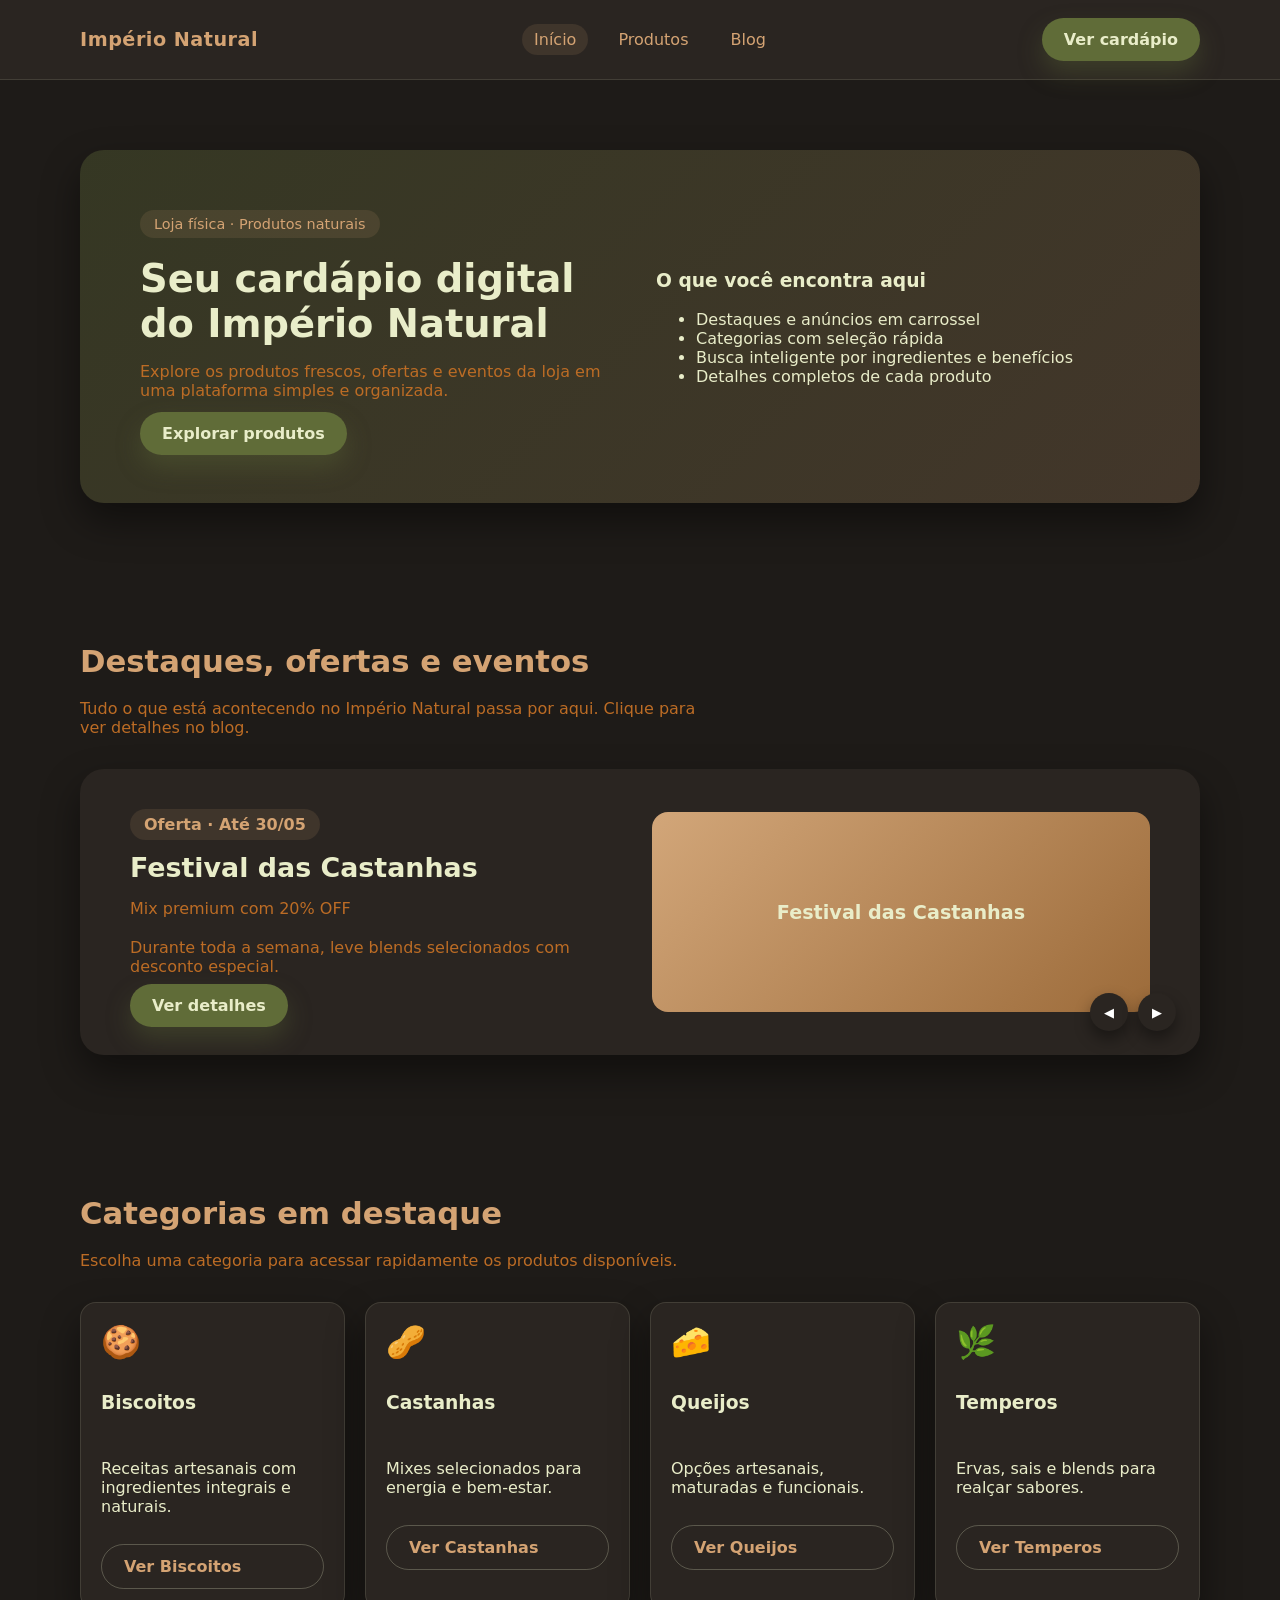
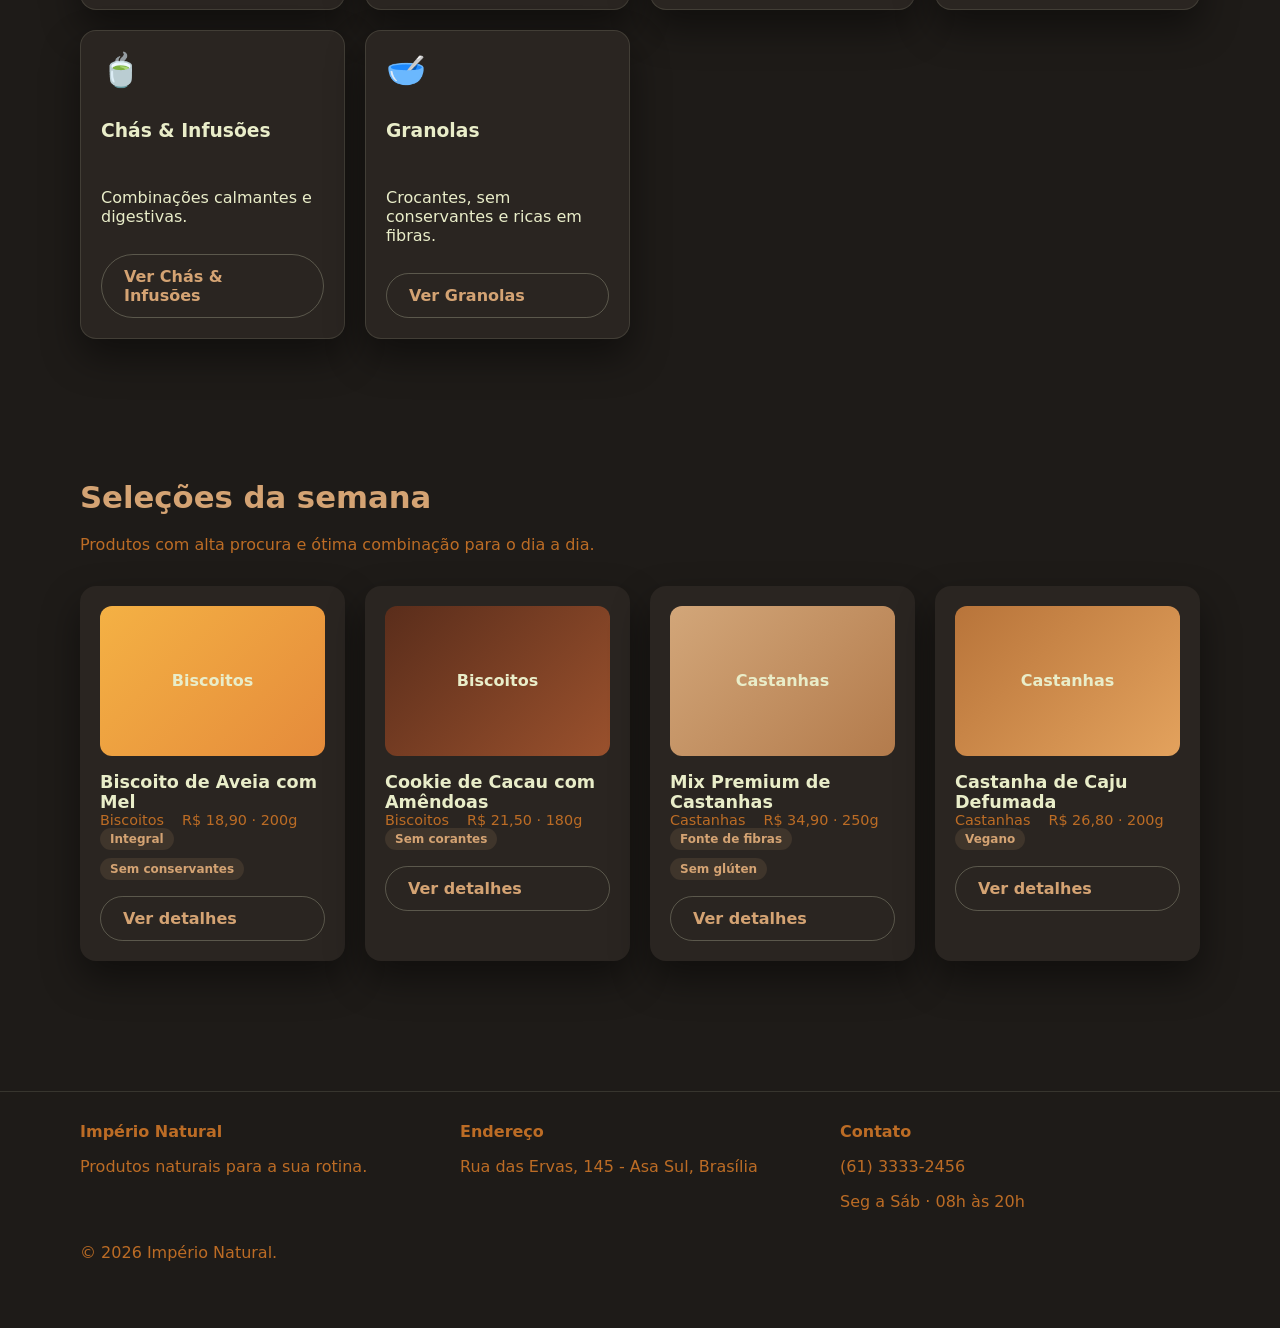
<file: Unidade 03/Projeto Fonte/index.html>
<!DOCTYPE html>
<html lang="pt-BR">
  <head>
    <meta charset="UTF-8" />
    <meta name="viewport" content="width=device-width, initial-scale=1.0" />
    <title>Império Natural · Cardápio Digital</title>
    <link rel="stylesheet" href="styles.css" />
    <script src="js/admin-access.js" defer></script>
    <script type="module" src="js/app.js" defer></script>
    <script type="module" src="js/home.js" defer></script>
  </head>
  <body>
    <header class="site-header">
      <div class="container navbar">
        <a class="logo" data-admin-trigger href="index.html">Império Natural</a>
        <nav class="nav-links">
          <a class="nav-link" data-nav href="index.html">Início</a>
          <a class="nav-link" data-nav href="produtos.html">Produtos</a>
          <a class="nav-link" data-nav href="blog.html">Blog</a>
        </nav>
        <a class="primary-button" href="produtos.html">Ver cardápio</a>
      </div>
    </header>

    <main class="container">
      <section class="section">
        <div class="hero">
          <div>
            <span class="pill">Loja física · Produtos naturais</span>
            <h1>Seu cardápio digital do Império Natural</h1>
            <p>
              Explore os produtos frescos, ofertas e eventos da loja em uma
              plataforma simples e organizada.
            </p>
            <a class="primary-button" href="produtos.html">Explorar produtos</a>
          </div>
          <div>
            <h3>O que você encontra aqui</h3>
            <ul>
              <li>Destaques e anúncios em carrossel</li>
              <li>Categorias com seleção rápida</li>
              <li>Busca inteligente por ingredientes e benefícios</li>
              <li>Detalhes completos de cada produto</li>
            </ul>
          </div>
        </div>
      </section>

      <section class="section">
        <h2 class="section-title">Destaques, ofertas e eventos</h2>
        <p class="section-subtitle">
          Tudo o que está acontecendo no Império Natural passa por aqui. Clique
          para ver detalhes no blog.
        </p>
        <div class="carousel" data-carousel>
          <div class="carousel-track" data-carousel-track></div>
          <div class="carousel-controls">
            <button class="carousel-button" type="button" data-carousel-prev>
              ◀
            </button>
            <button class="carousel-button" type="button" data-carousel-next>
              ▶
            </button>
          </div>
        </div>
      </section>

      <section class="section">
        <h2 class="section-title">Categorias em destaque</h2>
        <p class="section-subtitle">
          Escolha uma categoria para acessar rapidamente os produtos disponíveis.
        </p>
        <div class="category-grid" data-categories></div>
      </section>

      <section class="section">
        <h2 class="section-title">Seleções da semana</h2>
        <p class="section-subtitle">
          Produtos com alta procura e ótima combinação para o dia a dia.
        </p>
        <div class="product-grid" data-featured-products></div>
      </section>
    </main>

    <footer class="footer">
      <div class="container footer-grid">
        <div>
          <strong>Império Natural</strong>
          <p>Produtos naturais para a sua rotina.</p>
        </div>
        <div>
          <strong>Endereço</strong>
          <p>Rua das Ervas, 145 - Asa Sul, Brasília</p>
        </div>
        <div>
          <strong>Contato</strong>
          <p>(61) 3333-2456</p>
          <p>Seg a Sáb · 08h às 20h</p>
        </div>
      </div>
      <div class="container">
        <p>© <span data-year></span> Império Natural.</p>
        <a class="sr-only" href="admin.html">Acesso administrador</a>
      </div>
    </footer>
  </body>
</html>
</file>
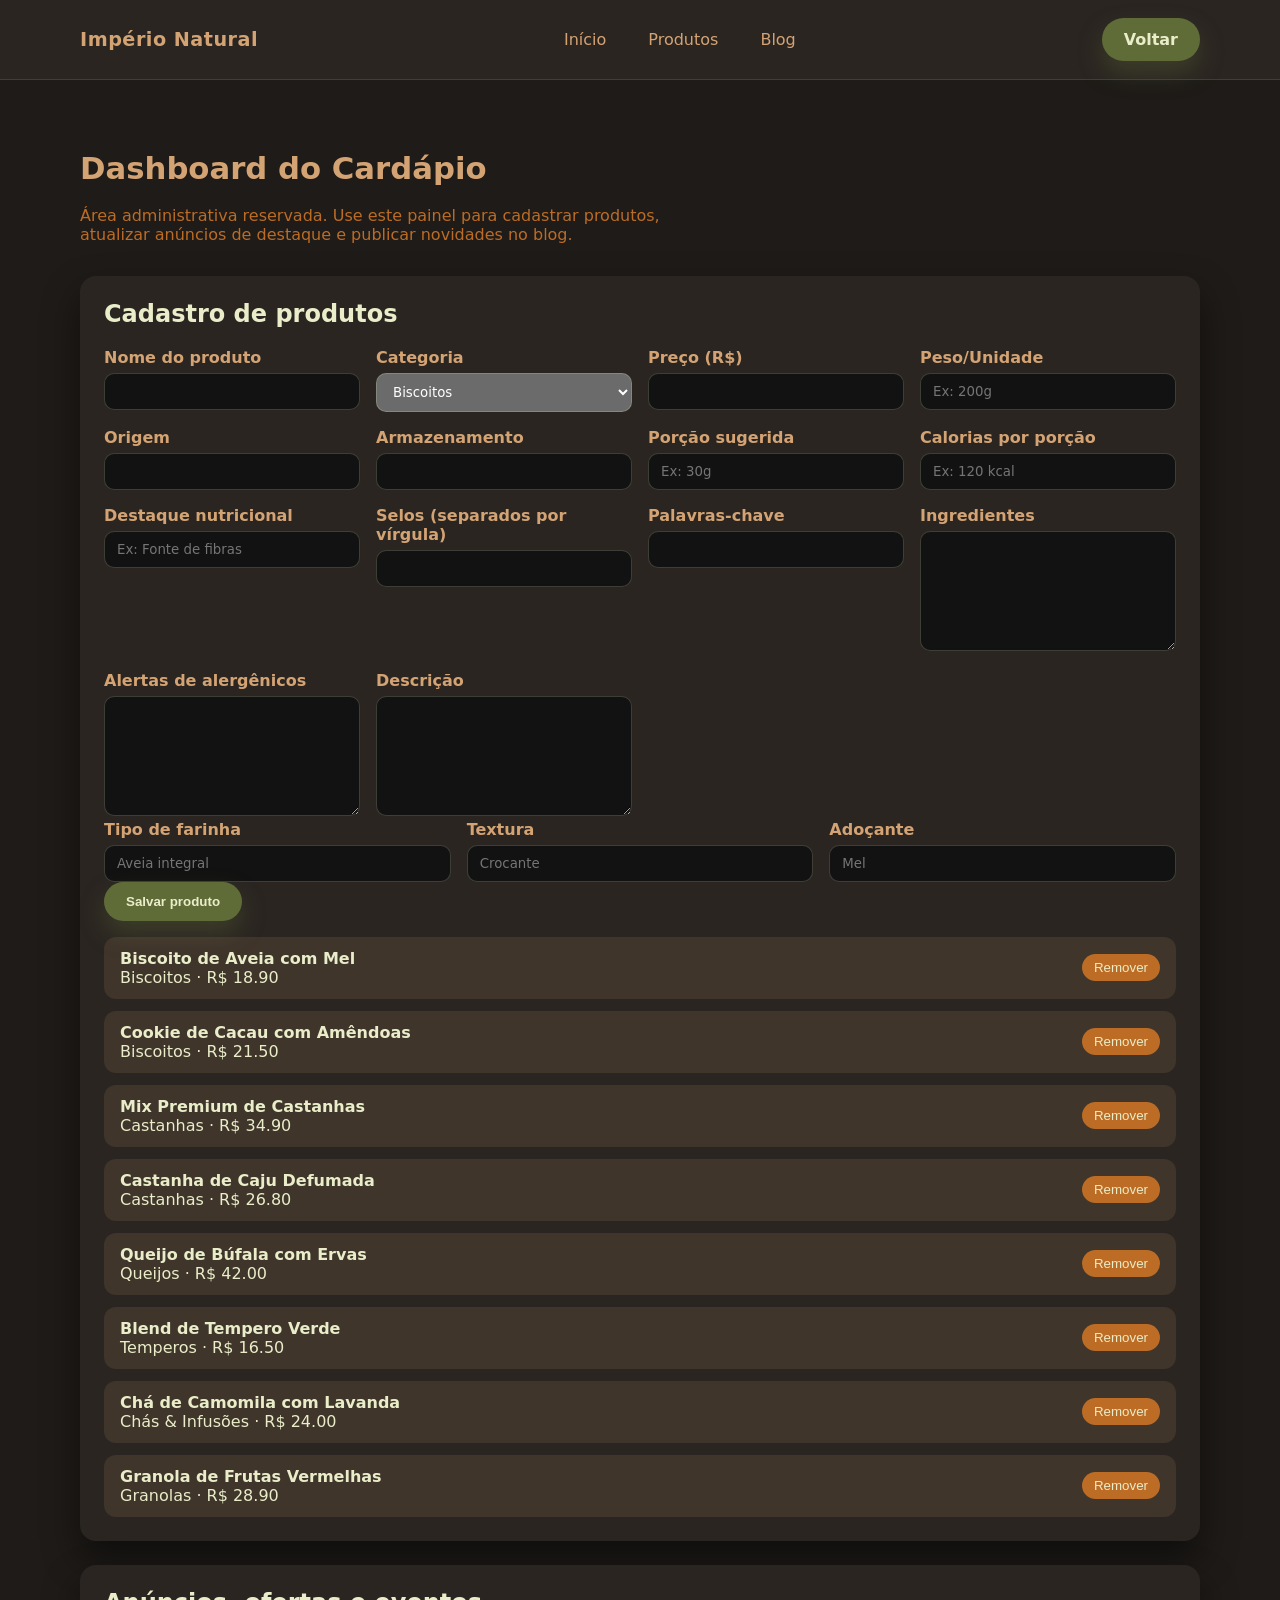
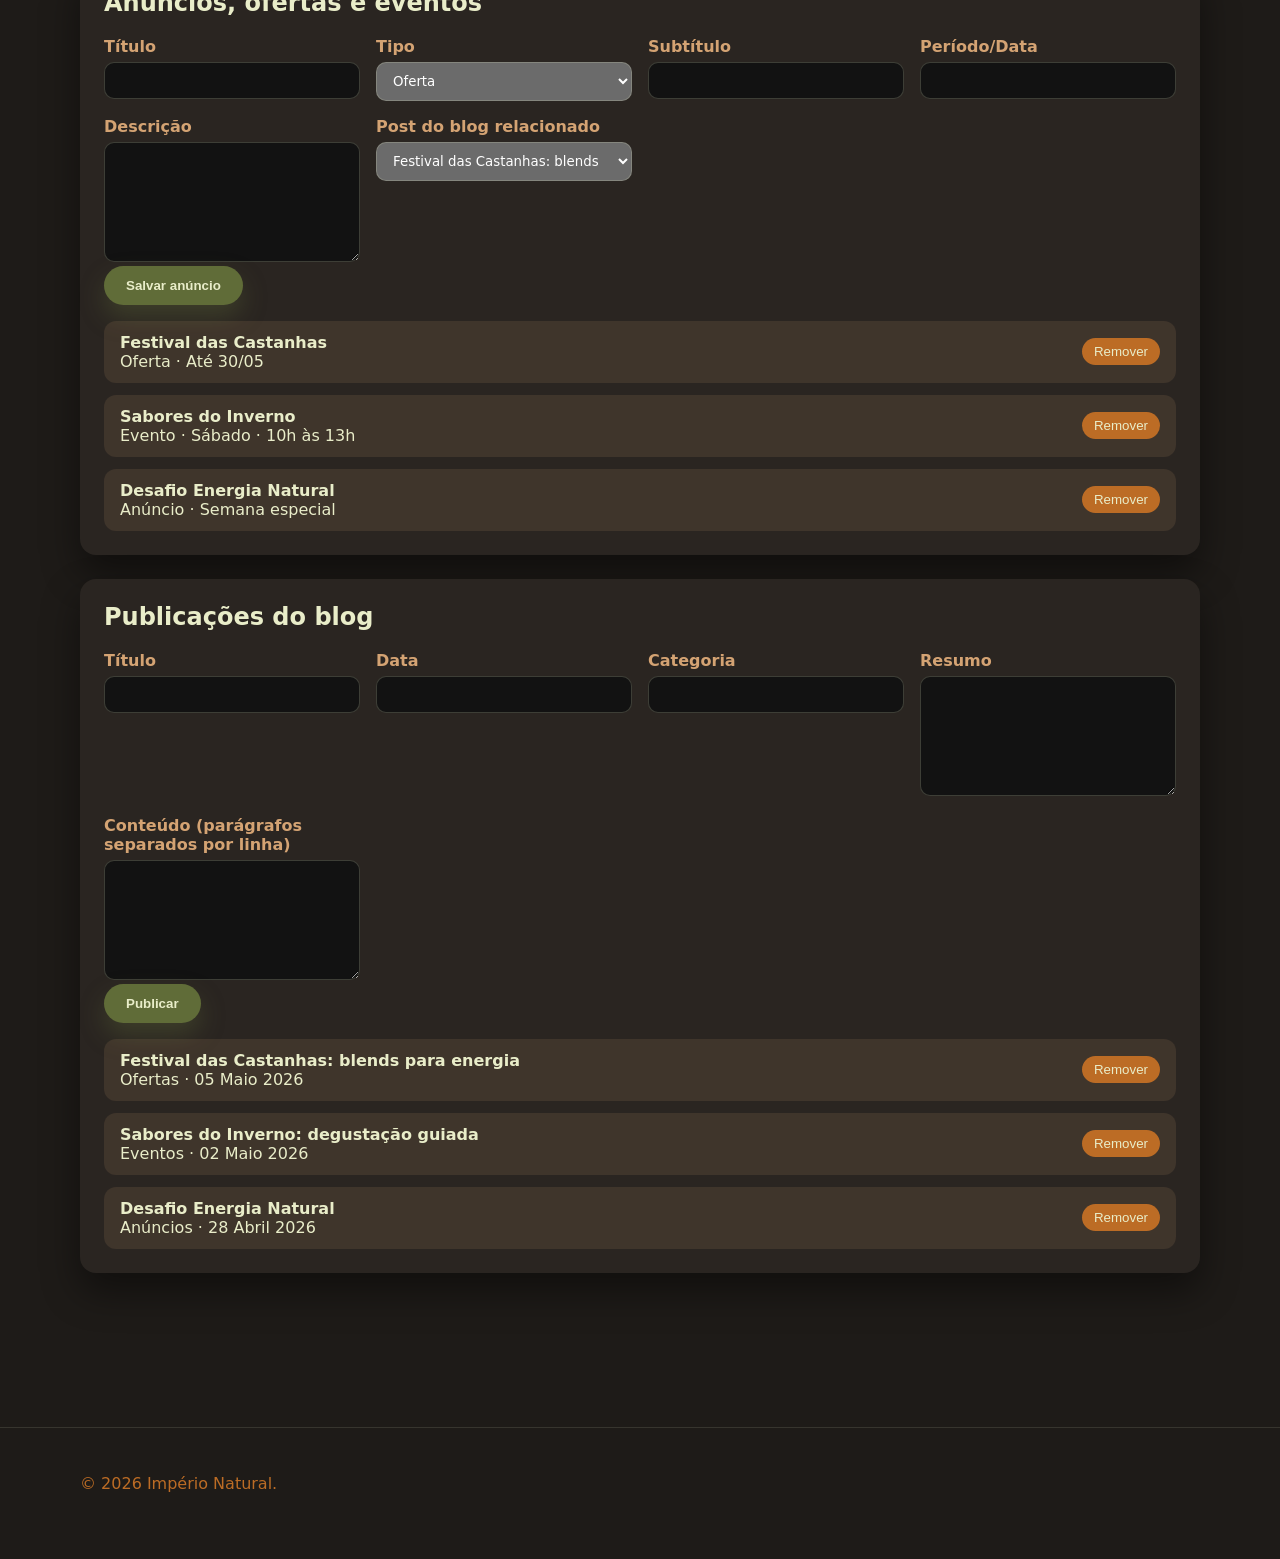
<file: Unidade 03/Projeto Fonte/admin.html>
<!DOCTYPE html>
<html lang="pt-BR">
  <head>
    <meta charset="UTF-8" />
    <meta name="viewport" content="width=device-width, initial-scale=1.0" />
    <title>Admin · Império Natural</title>
    <link rel="stylesheet" href="styles.css" />
    <script src="js/admin-access.js" defer></script>
    <script type="module" src="js/app.js" defer></script>
    <script type="module" src="js/admin.js" defer></script>
  </head>
  <body>
    <header class="site-header">
      <div class="container navbar">
        <a class="logo" data-admin-trigger href="index.html">Império Natural</a>
        <nav class="nav-links">
          <a class="nav-link" data-nav href="index.html">Início</a>
          <a class="nav-link" data-nav href="produtos.html">Produtos</a>
          <a class="nav-link" data-nav href="blog.html">Blog</a>
        </nav>
        <a class="primary-button" href="index.html">Voltar</a>
      </div>
    </header>

    <main class="container">
      <section class="section">
        <h1 class="section-title">Dashboard do Cardápio</h1>
        <p class="section-subtitle">
          Área administrativa reservada. Use este painel para cadastrar produtos,
          atualizar anúncios de destaque e publicar novidades no blog.
        </p>

        <div class="admin-section">
          <h2>Cadastro de produtos</h2>
          <form data-product-form>
            <div class="form-grid">
              <div>
                <label for="product-name">Nome do produto</label>
                <input id="product-name" name="name" required />
              </div>
              <div>
                <label for="product-category">Categoria</label>
                <select id="product-category" name="category" required></select>
              </div>
              <div>
                <label for="product-price">Preço (R$)</label>
                <input id="product-price" name="price" type="number" step="0.01" required />
              </div>
              <div>
                <label for="product-unit">Peso/Unidade</label>
                <input id="product-unit" name="unit" placeholder="Ex: 200g" required />
              </div>
              <div>
                <label for="product-origin">Origem</label>
                <input id="product-origin" name="origin" required />
              </div>
              <div>
                <label for="product-storage">Armazenamento</label>
                <input id="product-storage" name="storage" required />
              </div>
              <div>
                <label for="product-portion">Porção sugerida</label>
                <input id="product-portion" name="portion" placeholder="Ex: 30g" />
              </div>
              <div>
                <label for="product-calories">Calorias por porção</label>
                <input id="product-calories" name="calories" placeholder="Ex: 120 kcal" />
              </div>
              <div>
                <label for="product-nutrition">Destaque nutricional</label>
                <input
                  id="product-nutrition"
                  name="nutritionHighlight"
                  placeholder="Ex: Fonte de fibras"
                />
              </div>
              <div>
                <label for="product-badges">Selos (separados por vírgula)</label>
                <input id="product-badges" name="badges" />
              </div>
              <div>
                <label for="product-tags">Palavras-chave</label>
                <input id="product-tags" name="tags" />
              </div>
              <div>
                <label for="product-ingredients">Ingredientes</label>
                <textarea id="product-ingredients" name="ingredients" required></textarea>
              </div>
              <div>
                <label for="product-allergens">Alertas de alergênicos</label>
                <textarea id="product-allergens" name="allergens" required></textarea>
              </div>
              <div>
                <label for="product-description">Descrição</label>
                <textarea id="product-description" name="description" required></textarea>
              </div>
            </div>
            <div class="form-grid" data-category-fields></div>
            <button class="primary-button" type="submit">Salvar produto</button>
          </form>
          <div class="admin-list" data-product-list></div>
        </div>

        <div class="admin-section">
          <h2>Anúncios, ofertas e eventos</h2>
          <form data-highlight-form>
            <div class="form-grid">
              <div>
                <label for="highlight-title">Título</label>
                <input id="highlight-title" name="title" required />
              </div>
              <div>
                <label for="highlight-type">Tipo</label>
                <select id="highlight-type" name="type" required>
                  <option value="Oferta">Oferta</option>
                  <option value="Evento">Evento</option>
                  <option value="Anúncio">Anúncio</option>
                </select>
              </div>
              <div>
                <label for="highlight-subtitle">Subtítulo</label>
                <input id="highlight-subtitle" name="subtitle" required />
              </div>
              <div>
                <label for="highlight-date">Período/Data</label>
                <input id="highlight-date" name="date" required />
              </div>
              <div>
                <label for="highlight-description">Descrição</label>
                <textarea id="highlight-description" name="description" required></textarea>
              </div>
              <div>
                <label for="highlight-post">Post do blog relacionado</label>
                <select id="highlight-post" name="postId" required></select>
              </div>
            </div>
            <button class="primary-button" type="submit">Salvar anúncio</button>
          </form>
          <div class="admin-list" data-highlight-list></div>
        </div>

        <div class="admin-section">
          <h2>Publicações do blog</h2>
          <form data-post-form>
            <div class="form-grid">
              <div>
                <label for="post-title">Título</label>
                <input id="post-title" name="title" required />
              </div>
              <div>
                <label for="post-date">Data</label>
                <input id="post-date" name="date" required />
              </div>
              <div>
                <label for="post-category">Categoria</label>
                <input id="post-category" name="category" required />
              </div>
              <div>
                <label for="post-summary">Resumo</label>
                <textarea id="post-summary" name="summary" required></textarea>
              </div>
              <div>
                <label for="post-content">Conteúdo (parágrafos separados por linha)</label>
                <textarea id="post-content" name="content" required></textarea>
              </div>
            </div>
            <button class="primary-button" type="submit">Publicar</button>
          </form>
          <div class="admin-list" data-post-list></div>
        </div>
      </section>
    </main>

    <footer class="footer">
      <div class="container">
        <p>© <span data-year></span> Império Natural.</p>
        <a class="sr-only" href="admin.html">Acesso administrador</a>
      </div>
    </footer>
  </body>
</html>
</file>
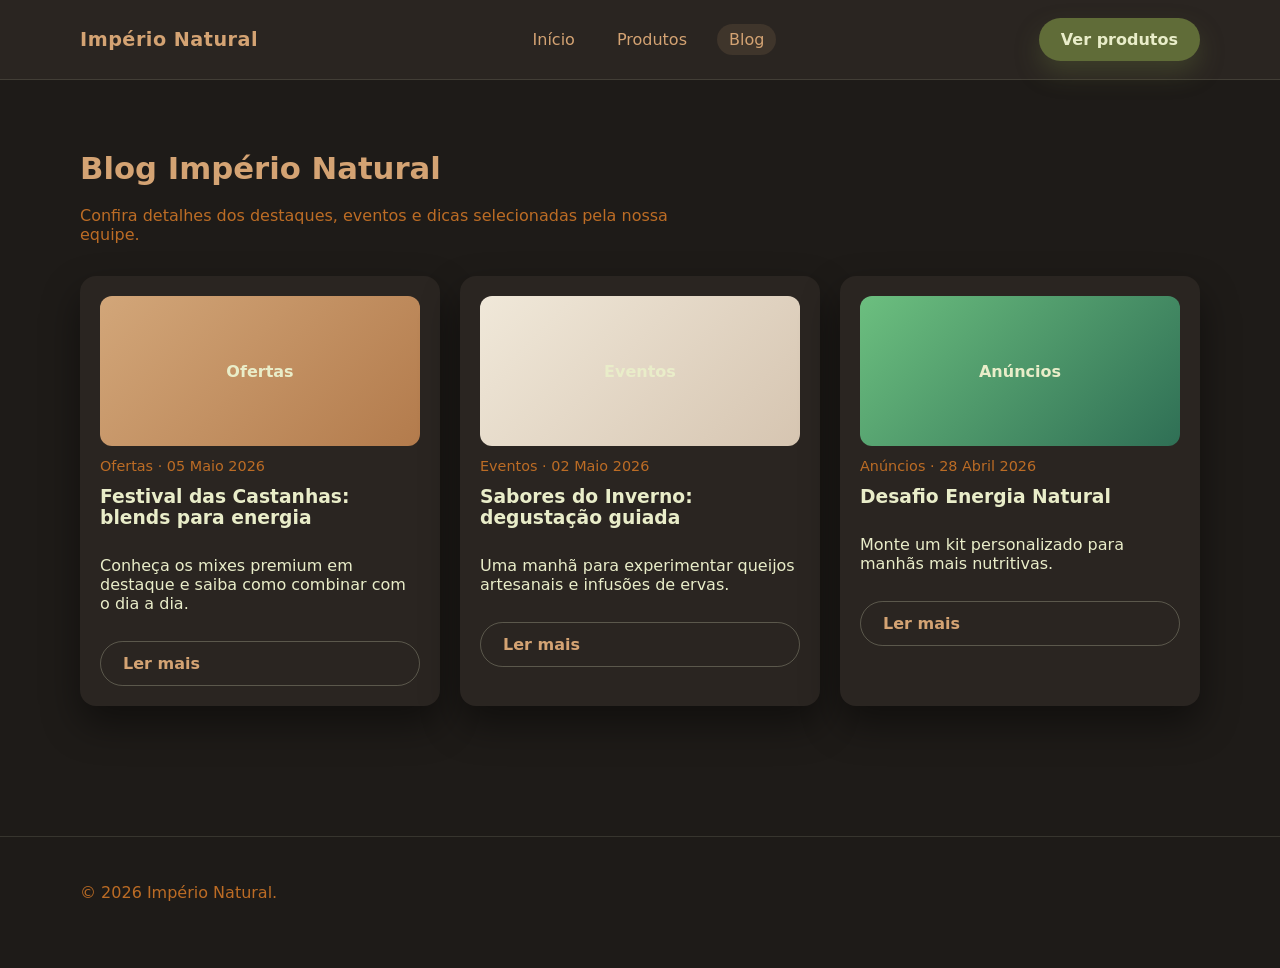
<file: Unidade 03/Projeto Fonte/blog.html>
<!DOCTYPE html>
<html lang="pt-BR">
  <head>
    <meta charset="UTF-8" />
    <meta name="viewport" content="width=device-width, initial-scale=1.0" />
    <title>Blog · Império Natural</title>
    <link rel="stylesheet" href="styles.css" />
    <script src="js/admin-access.js" defer></script>
    <script type="module" src="js/app.js" defer></script>
    <script type="module" src="js/blog.js" defer></script>
  </head>
  <body>
    <header class="site-header">
      <div class="container navbar">
        <a class="logo" data-admin-trigger href="index.html">Império Natural</a>
        <nav class="nav-links">
          <a class="nav-link" data-nav href="index.html">Início</a>
          <a class="nav-link" data-nav href="produtos.html">Produtos</a>
          <a class="nav-link" data-nav href="blog.html">Blog</a>
        </nav>
        <a class="primary-button" href="produtos.html">Ver produtos</a>
      </div>
    </header>

    <main class="container">
      <section class="section" data-blog-content></section>
    </main>

    <footer class="footer">
      <div class="container">
        <p>© <span data-year></span> Império Natural.</p>
        <a class="sr-only" href="admin.html">Acesso administrador</a>
      </div>
    </footer>
  </body>
</html>
</file>
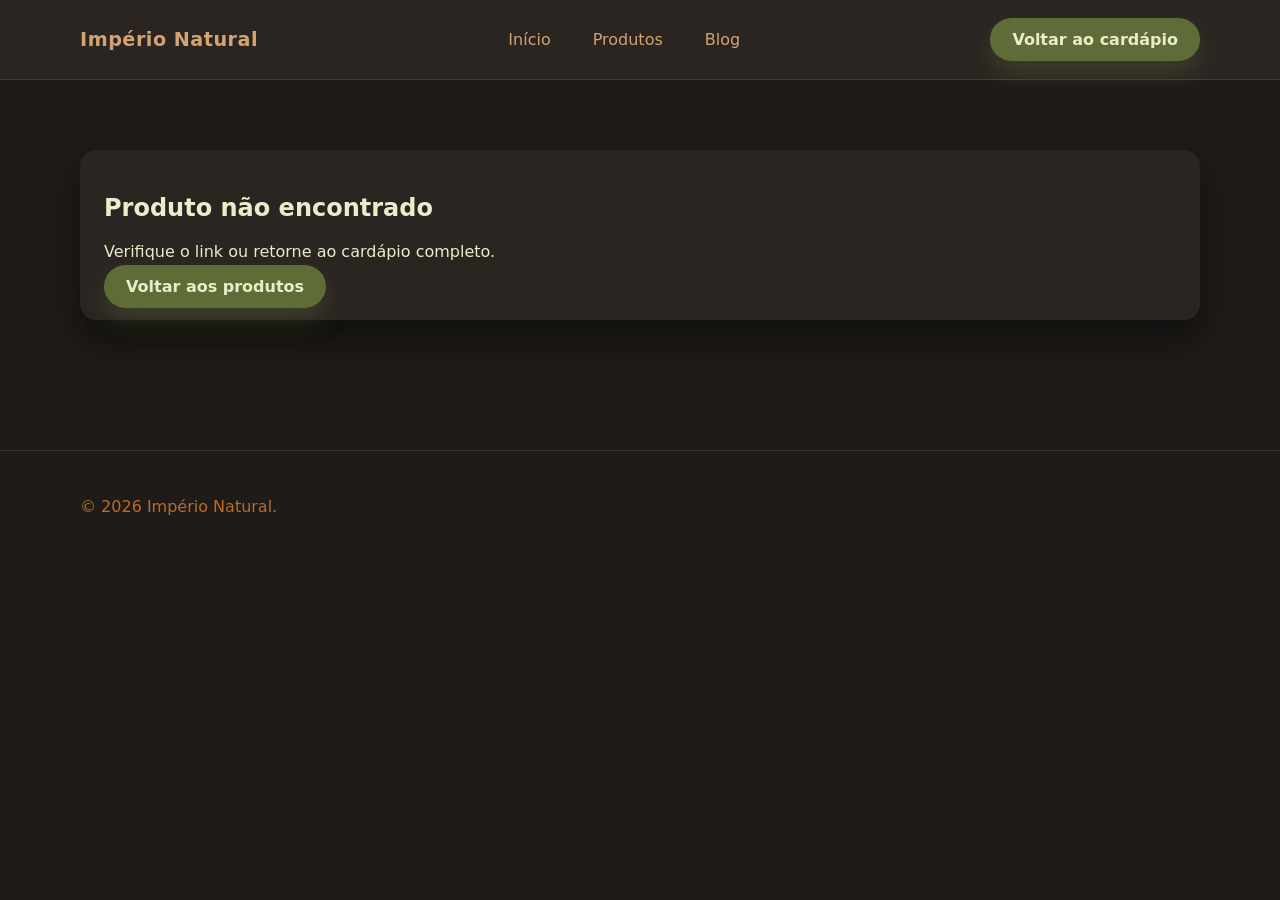
<file: Unidade 03/Projeto Fonte/produto.html>
<!DOCTYPE html>
<html lang="pt-BR">
  <head>
    <meta charset="UTF-8" />
    <meta name="viewport" content="width=device-width, initial-scale=1.0" />
    <title>Produto · Império Natural</title>
    <link rel="stylesheet" href="styles.css" />
    <script src="js/admin-access.js" defer></script>
    <script type="module" src="js/app.js" defer></script>
    <script type="module" src="js/produto.js" defer></script>
  </head>
  <body>
    <header class="site-header">
      <div class="container navbar">
        <a class="logo" data-admin-trigger href="index.html">Império Natural</a>
        <nav class="nav-links">
          <a class="nav-link" data-nav href="index.html">Início</a>
          <a class="nav-link" data-nav href="produtos.html">Produtos</a>
          <a class="nav-link" data-nav href="blog.html">Blog</a>
        </nav>
        <a class="primary-button" href="produtos.html">Voltar ao cardápio</a>
      </div>
    </header>

    <main class="container">
      <section class="section" data-product-detail></section>
    </main>

    <footer class="footer">
      <div class="container">
        <p>© <span data-year></span> Império Natural.</p>
        <a class="sr-only" href="admin.html">Acesso administrador</a>
      </div>
    </footer>
  </body>
</html>
</file>
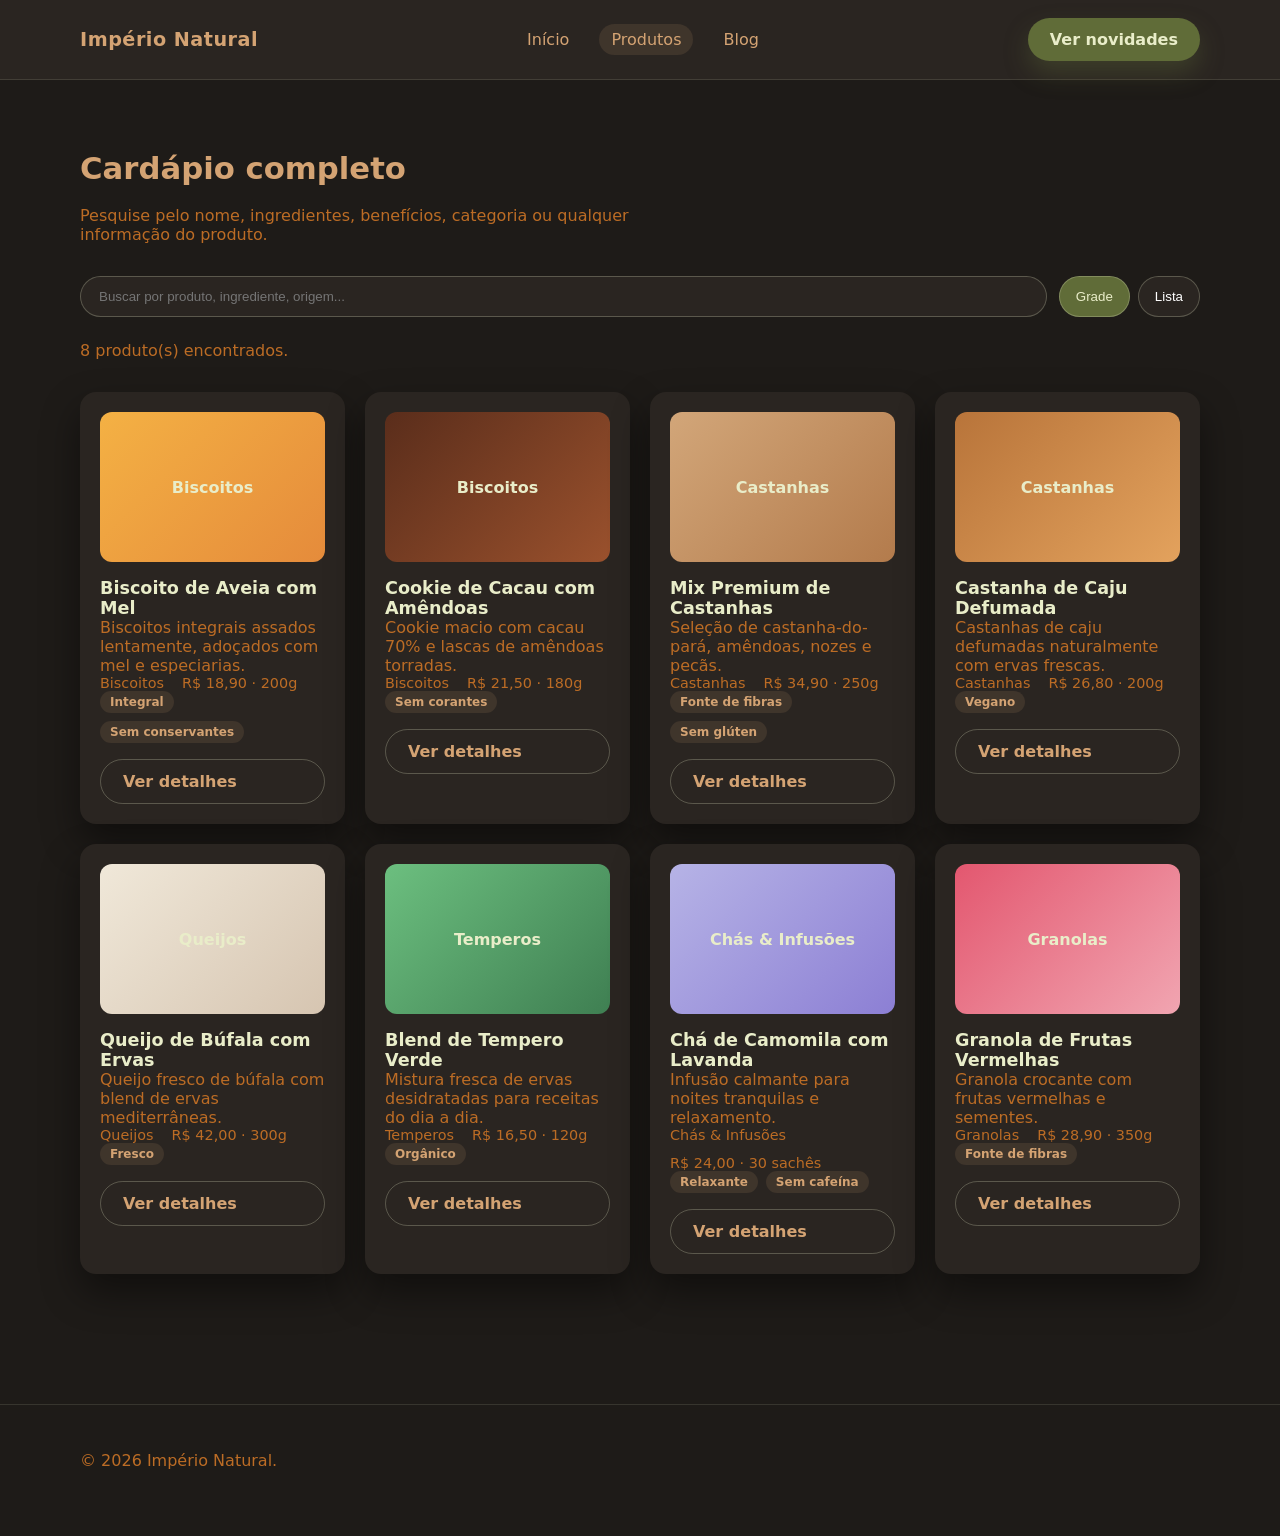
<file: Unidade 03/Projeto Fonte/produtos.html>
<!DOCTYPE html>
<html lang="pt-BR">
  <head>
    <meta charset="UTF-8" />
    <meta name="viewport" content="width=device-width, initial-scale=1.0" />
    <title>Produtos · Império Natural</title>
    <link rel="stylesheet" href="styles.css" />
    <script src="js/admin-access.js" defer></script>
    <script type="module" src="js/app.js" defer></script>
    <script type="module" src="js/produtos.js" defer></script>
  </head>
  <body>
    <header class="site-header">
      <div class="container navbar">
        <a class="logo" data-admin-trigger href="index.html">Império Natural</a>
        <nav class="nav-links">
          <a class="nav-link" data-nav href="index.html">Início</a>
          <a class="nav-link" data-nav href="produtos.html">Produtos</a>
          <a class="nav-link" data-nav href="blog.html">Blog</a>
        </nav>
        <a class="primary-button" href="blog.html">Ver novidades</a>
      </div>
    </header>

    <main class="container">
      <section class="section">
        <h1 class="section-title">Cardápio completo</h1>
        <p class="section-subtitle">
          Pesquise pelo nome, ingredientes, benefícios, categoria ou qualquer
          informação do produto.
        </p>

        <div class="search-bar">
          <input
            type="search"
            placeholder="Buscar por produto, ingrediente, origem..."
            aria-label="Buscar produtos"
            data-search
          />
          <div class="view-toggle">
            <button type="button" data-view="grid" class="active">Grade</button>
            <button type="button" data-view="list">Lista</button>
          </div>
        </div>

        <p class="section-subtitle" data-filter-info></p>
        <div class="product-list" data-view="grid" data-product-list></div>
      </section>
    </main>

    <footer class="footer">
      <div class="container">
        <p>© <span data-year></span> Império Natural.</p>
        <a class="sr-only" href="admin.html">Acesso administrador</a>
      </div>
    </footer>
  </body>
</html>
</file>
<file: Unidade 03/Projeto Fonte/styles.css>
:root {
  color-scheme: dark;
  --green-900: #d4a373;
  --green-800: #bc6c25;
  --green-700: #606c38;
  --green-200: rgba(212, 163, 115, 0.2);
  --green-100: rgba(212, 163, 115, 0.12);
  --sand-100: #1e1b18;
  --sand-200: #2a2521;
  --amber-500: #bc6c25;
  --amber-600: #d4a373;
  --ink-900: #e9edc9;
  --ink-700: #d4a373;
  --ink-500: #bc6c25;
  --white: #2a2521;
  --shadow: 0 18px 38px rgba(0, 0, 0, 0.45);
  --radius-lg: 24px;
  --radius-md: 16px;
  --radius-sm: 12px;
}

* {
  box-sizing: border-box;
}

body {
  margin: 0;
  font-family: "Inter", "Segoe UI", system-ui, -apple-system, sans-serif;
  background: var(--sand-100);
  color: var(--ink-900);
}

a {
  color: inherit;
  text-decoration: none;
}

img {
  max-width: 100%;
  display: block;
}

.container {
  width: min(1120px, 92%);
  margin: 0 auto;
}

.site-header {
  background: var(--white);
  border-bottom: 1px solid rgba(233, 237, 201, 0.12);
  position: sticky;
  top: 0;
  z-index: 10;
}

.navbar {
  display: flex;
  align-items: center;
  justify-content: space-between;
  gap: 24px;
  padding: 18px 0;
}

.logo {
  font-weight: 700;
  font-size: 1.2rem;
  color: var(--green-900);
  letter-spacing: 0.5px;
}

.nav-links {
  display: flex;
  align-items: center;
  gap: 18px;
  font-weight: 500;
  color: var(--ink-700);
}

.nav-link {
  padding: 6px 12px;
  border-radius: 999px;
  transition: background 0.2s ease, color 0.2s ease;
}

.nav-link:hover,
.nav-link:focus {
  background: var(--green-100);
  color: var(--green-900);
}

.nav-link.active {
  background: var(--green-100);
  color: var(--green-900);
}

.primary-button,
.ghost-button {
  border: none;
  padding: 12px 22px;
  border-radius: 999px;
  font-weight: 600;
  cursor: pointer;
  transition: transform 0.2s ease, box-shadow 0.2s ease;
}

.primary-button {
  background: var(--green-700);
  color: var(--ink-900);
  box-shadow: 0 12px 24px rgba(96, 108, 56, 0.35);
}

.primary-button:hover,
.primary-button:focus {
  transform: translateY(-1px);
  box-shadow: 0 14px 28px rgba(96, 108, 56, 0.45);
}

.ghost-button {
  background: transparent;
  border: 1px solid rgba(233, 237, 201, 0.25);
  color: var(--green-900);
}

.section {
  padding: 70px 0;
}

.section-title {
  font-size: clamp(1.6rem, 2.4vw, 2.4rem);
  margin: 0 0 20px;
  color: var(--green-900);
}

.section-subtitle {
  color: var(--ink-500);
  max-width: 640px;
  margin-bottom: 32px;
}

.hero {
  background: linear-gradient(
    135deg,
    rgba(96, 108, 56, 0.35),
    rgba(212, 163, 115, 0.2)
  );
  border-radius: var(--radius-lg);
  padding: 60px;
  display: grid;
  grid-template-columns: repeat(auto-fit, minmax(240px, 1fr));
  align-items: center;
  gap: 32px;
  box-shadow: var(--shadow);
}

.hero h1 {
  font-size: clamp(2rem, 3vw, 3rem);
  margin: 0 0 16px;
}

.hero p {
  margin: 0 0 24px;
  color: var(--ink-500);
}

.hero .pill {
  display: inline-flex;
  align-items: center;
  gap: 8px;
  background: var(--green-100);
  padding: 6px 14px;
  border-radius: 999px;
  font-size: 0.9rem;
  color: var(--green-900);
  margin-bottom: 18px;
}

.carousel {
  position: relative;
  overflow: hidden;
  border-radius: var(--radius-lg);
  background: var(--white);
  box-shadow: var(--shadow);
}

.carousel-track {
  display: flex;
  transition: transform 0.5s ease;
}

.carousel-slide {
  min-width: 100%;
  padding: 40px 50px;
  display: grid;
  gap: 24px;
  grid-template-columns: repeat(auto-fit, minmax(200px, 1fr));
  align-items: center;
}

.carousel-badge {
  display: inline-flex;
  padding: 6px 14px;
  border-radius: 999px;
  background: var(--green-100);
  color: var(--green-900);
  font-weight: 600;
  margin-bottom: 12px;
}

.carousel-title {
  font-size: clamp(1.4rem, 2.1vw, 2rem);
  margin: 0 0 10px;
}

.carousel-description {
  color: var(--ink-500);
  margin-bottom: 20px;
}

.carousel-image {
  height: 200px;
  border-radius: var(--radius-md);
  display: flex;
  align-items: center;
  justify-content: center;
  color: var(--ink-900);
  font-size: 1.2rem;
  font-weight: 600;
}

.carousel-controls {
  position: absolute;
  inset: auto 24px 24px auto;
  display: flex;
  gap: 10px;
}

.carousel-button {
  background: var(--white);
  border: none;
  border-radius: 50%;
  width: 38px;
  height: 38px;
  cursor: pointer;
  box-shadow: 0 8px 16px rgba(0, 0, 0, 0.4);
}

.category-grid,
.blog-grid,
.product-grid {
  display: grid;
  gap: 20px;
  grid-template-columns: repeat(auto-fit, minmax(220px, 1fr));
}

.product-list[data-view="grid"] {
  display: grid;
  gap: 20px;
  grid-template-columns: repeat(auto-fit, minmax(220px, 1fr));
}

.category-card,
.product-card,
.blog-card {
  background: var(--white);
  border-radius: var(--radius-md);
  padding: 20px;
  box-shadow: var(--shadow);
  display: flex;
  flex-direction: column;
  gap: 12px;
}

.category-card {
  border: 1px solid rgba(233, 237, 201, 0.12);
}

.category-icon {
  font-size: 2rem;
}

.product-card {
  gap: 16px;
}

.product-image {
  height: 150px;
  border-radius: var(--radius-sm);
  display: flex;
  align-items: center;
  justify-content: center;
  color: var(--ink-900);
  font-weight: 600;
}

.product-card h3 {
  margin: 0;
  font-size: 1.1rem;
}

.product-card p {
  margin: 0;
  color: var(--ink-500);
}

.badges {
  display: flex;
  flex-wrap: wrap;
  gap: 8px;
}

.badge {
  background: var(--green-100);
  color: var(--green-900);
  font-weight: 600;
  font-size: 0.75rem;
  padding: 4px 10px;
  border-radius: 999px;
}

.product-list[data-view="list"] {
  display: flex;
  flex-direction: column;
  gap: 18px;
}

.product-list[data-view="list"] .product-card {
  flex-direction: row;
  align-items: center;
}

.product-list[data-view="list"] .product-image {
  flex: 0 0 140px;
  height: 120px;
}

.product-meta {
  display: flex;
  flex-wrap: wrap;
  gap: 12px 18px;
  color: var(--ink-500);
  font-size: 0.9rem;
}

.search-bar {
  display: flex;
  gap: 12px;
  flex-wrap: wrap;
  margin-bottom: 24px;
}

.search-bar input {
  flex: 1;
  min-width: 220px;
  border-radius: 999px;
  padding: 12px 18px;
  border: 1px solid rgba(233, 237, 201, 0.25);
  background: var(--white);
}

.view-toggle {
  display: flex;
  gap: 8px;
}

.view-toggle button {
  border-radius: 999px;
  padding: 10px 16px;
  border: 1px solid rgba(233, 237, 201, 0.25);
  background: var(--white);
  cursor: pointer;
}

.view-toggle button.active {
  background: var(--green-700);
  color: var(--ink-900);
}

.detail-grid {
  display: grid;
  grid-template-columns: repeat(auto-fit, minmax(260px, 1fr));
  gap: 28px;
  align-items: start;
}

.detail-card {
  background: var(--white);
  border-radius: var(--radius-md);
  padding: 24px;
  box-shadow: var(--shadow);
}

.detail-card h3 {
  margin-top: 0;
}

.info-list {
  display: grid;
  gap: 10px;
}

.info-item {
  display: flex;
  justify-content: space-between;
  gap: 16px;
  padding-bottom: 10px;
  border-bottom: 1px solid rgba(233, 237, 201, 0.12);
}

.info-item span {
  color: var(--ink-500);
}

.blog-card h3,
.blog-detail h2 {
  margin: 0;
}

.blog-meta {
  color: var(--ink-500);
  font-size: 0.9rem;
}

.blog-detail {
  display: grid;
  gap: 18px;
  background: var(--white);
  padding: 28px;
  border-radius: var(--radius-md);
  box-shadow: var(--shadow);
}

.admin-section {
  background: var(--white);
  border-radius: var(--radius-md);
  padding: 24px;
  box-shadow: var(--shadow);
  margin-bottom: 24px;
}

.admin-section h2 {
  margin-top: 0;
}

.form-grid {
  display: grid;
  gap: 16px;
  grid-template-columns: repeat(auto-fit, minmax(220px, 1fr));
}

.form-grid label {
  font-weight: 600;
  color: var(--ink-700);
  display: block;
  margin-bottom: 6px;
}

.form-grid input,
.form-grid select,
.form-grid textarea {
  width: 100%;
  padding: 10px 12px;
  border-radius: 10px;
  border: 1px solid rgba(233, 237, 201, 0.2);
  font-family: inherit;
}

.form-grid textarea {
  min-height: 120px;
  resize: vertical;
}

.admin-list {
  display: grid;
  gap: 12px;
  margin-top: 16px;
}

.admin-item {
  display: flex;
  flex-wrap: wrap;
  justify-content: space-between;
  align-items: center;
  gap: 12px;
  padding: 12px 16px;
  border-radius: 12px;
  background: var(--green-100);
}

.admin-item button {
  border: none;
  background: var(--amber-500);
  color: var(--ink-900);
  padding: 6px 12px;
  border-radius: 999px;
  cursor: pointer;
}

.footer {
  margin-top: 60px;
  padding: 30px 0 50px;
  border-top: 1px solid rgba(233, 237, 201, 0.12);
  color: var(--ink-500);
}

.footer-grid {
  display: grid;
  gap: 20px;
  grid-template-columns: repeat(auto-fit, minmax(200px, 1fr));
}

.sr-only {
  position: absolute;
  width: 1px;
  height: 1px;
  padding: 0;
  margin: -1px;
  overflow: hidden;
  clip: rect(0, 0, 0, 0);
  white-space: nowrap;
  border: 0;
}

@media (max-width: 720px) {
  .navbar {
    flex-direction: column;
    align-items: flex-start;
  }

  .hero {
    padding: 40px 28px;
  }

  .carousel-slide {
    padding: 32px 28px;
  }

  .product-list[data-view="list"] .product-card {
    flex-direction: column;
    align-items: flex-start;
  }
}
</file>
